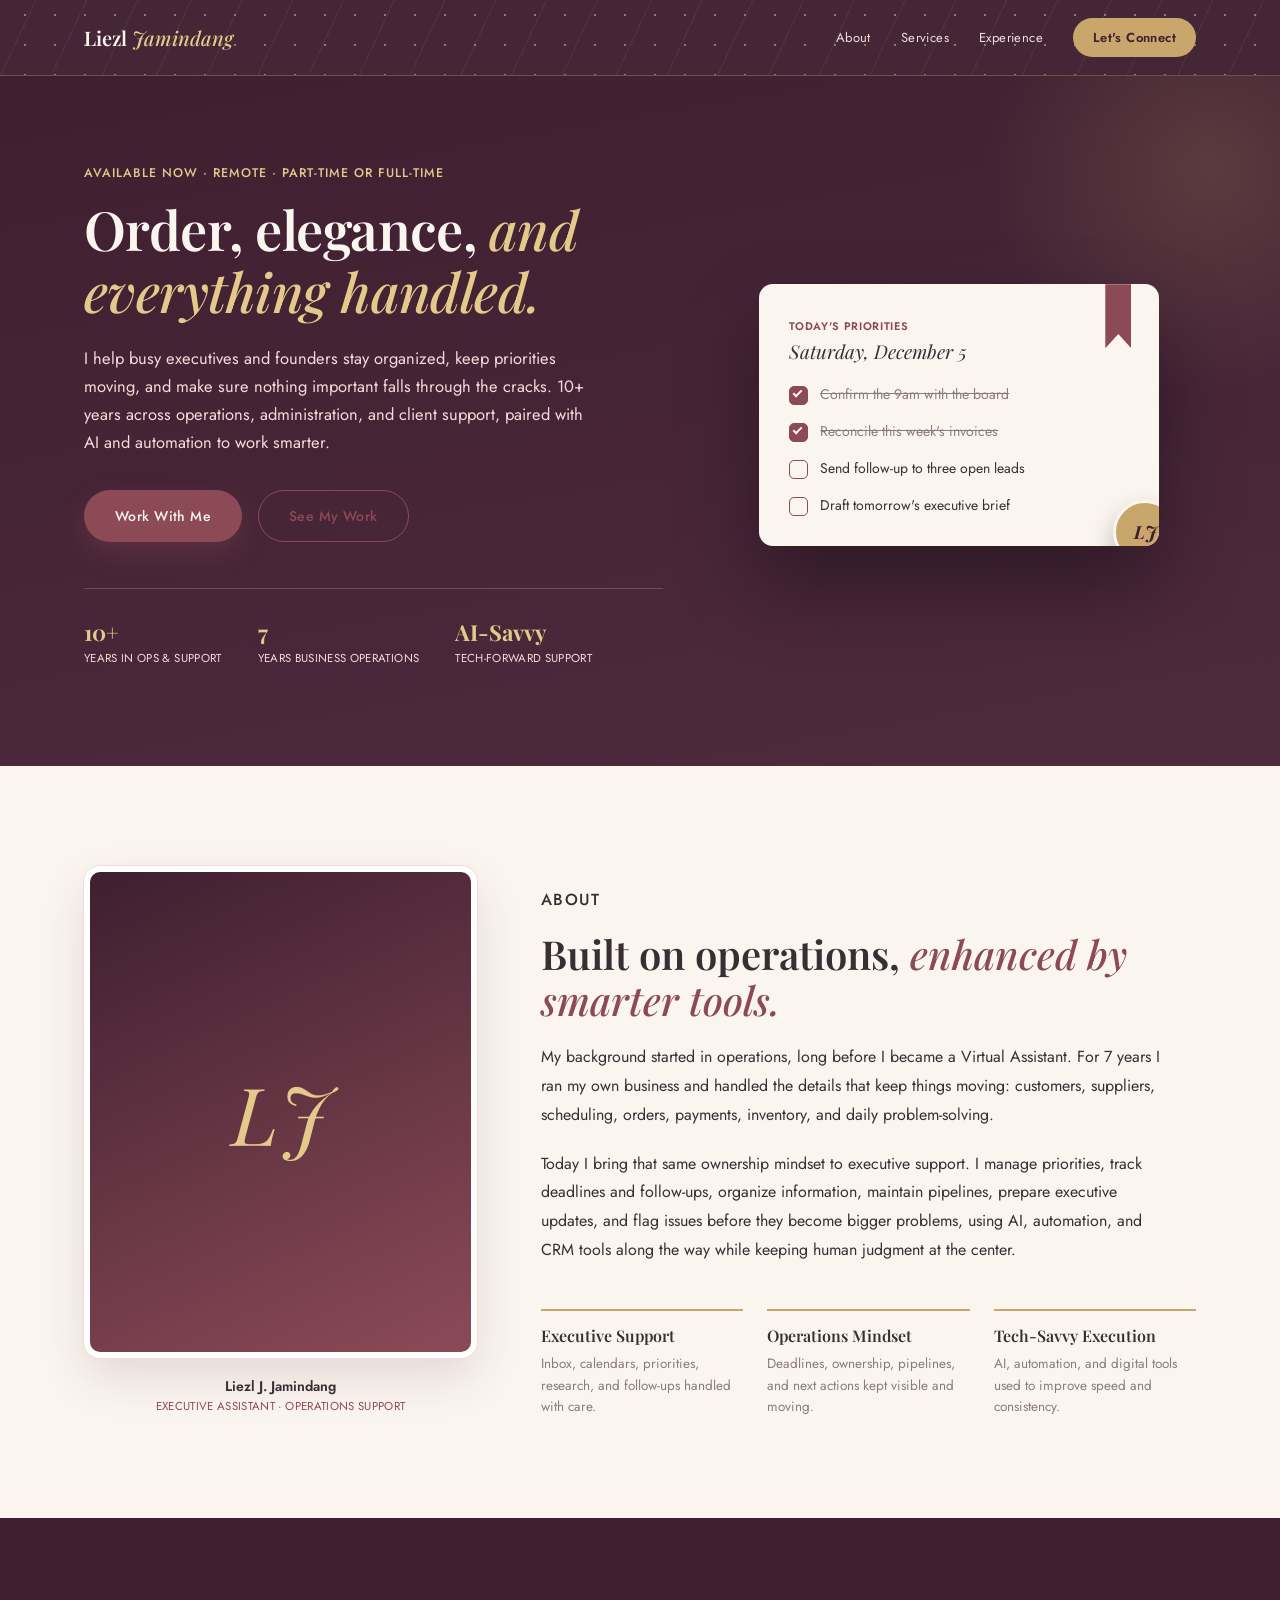
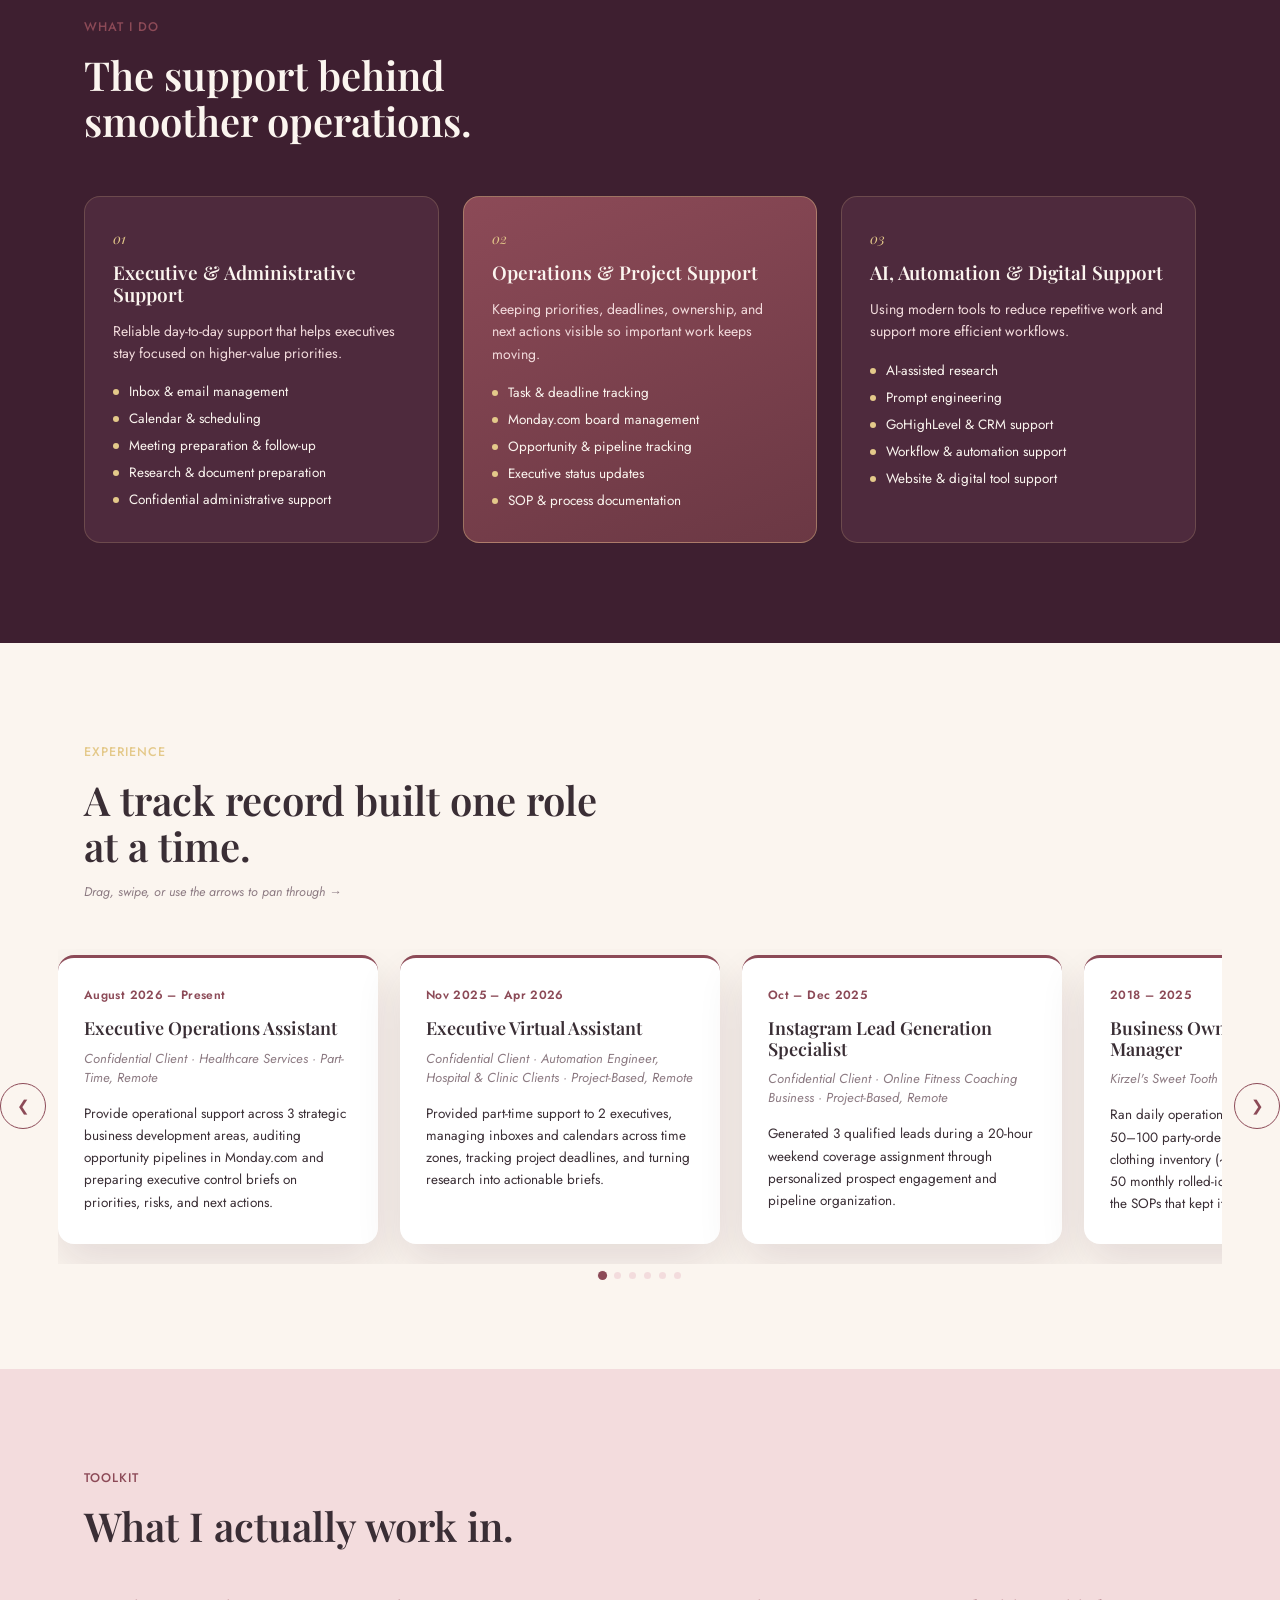
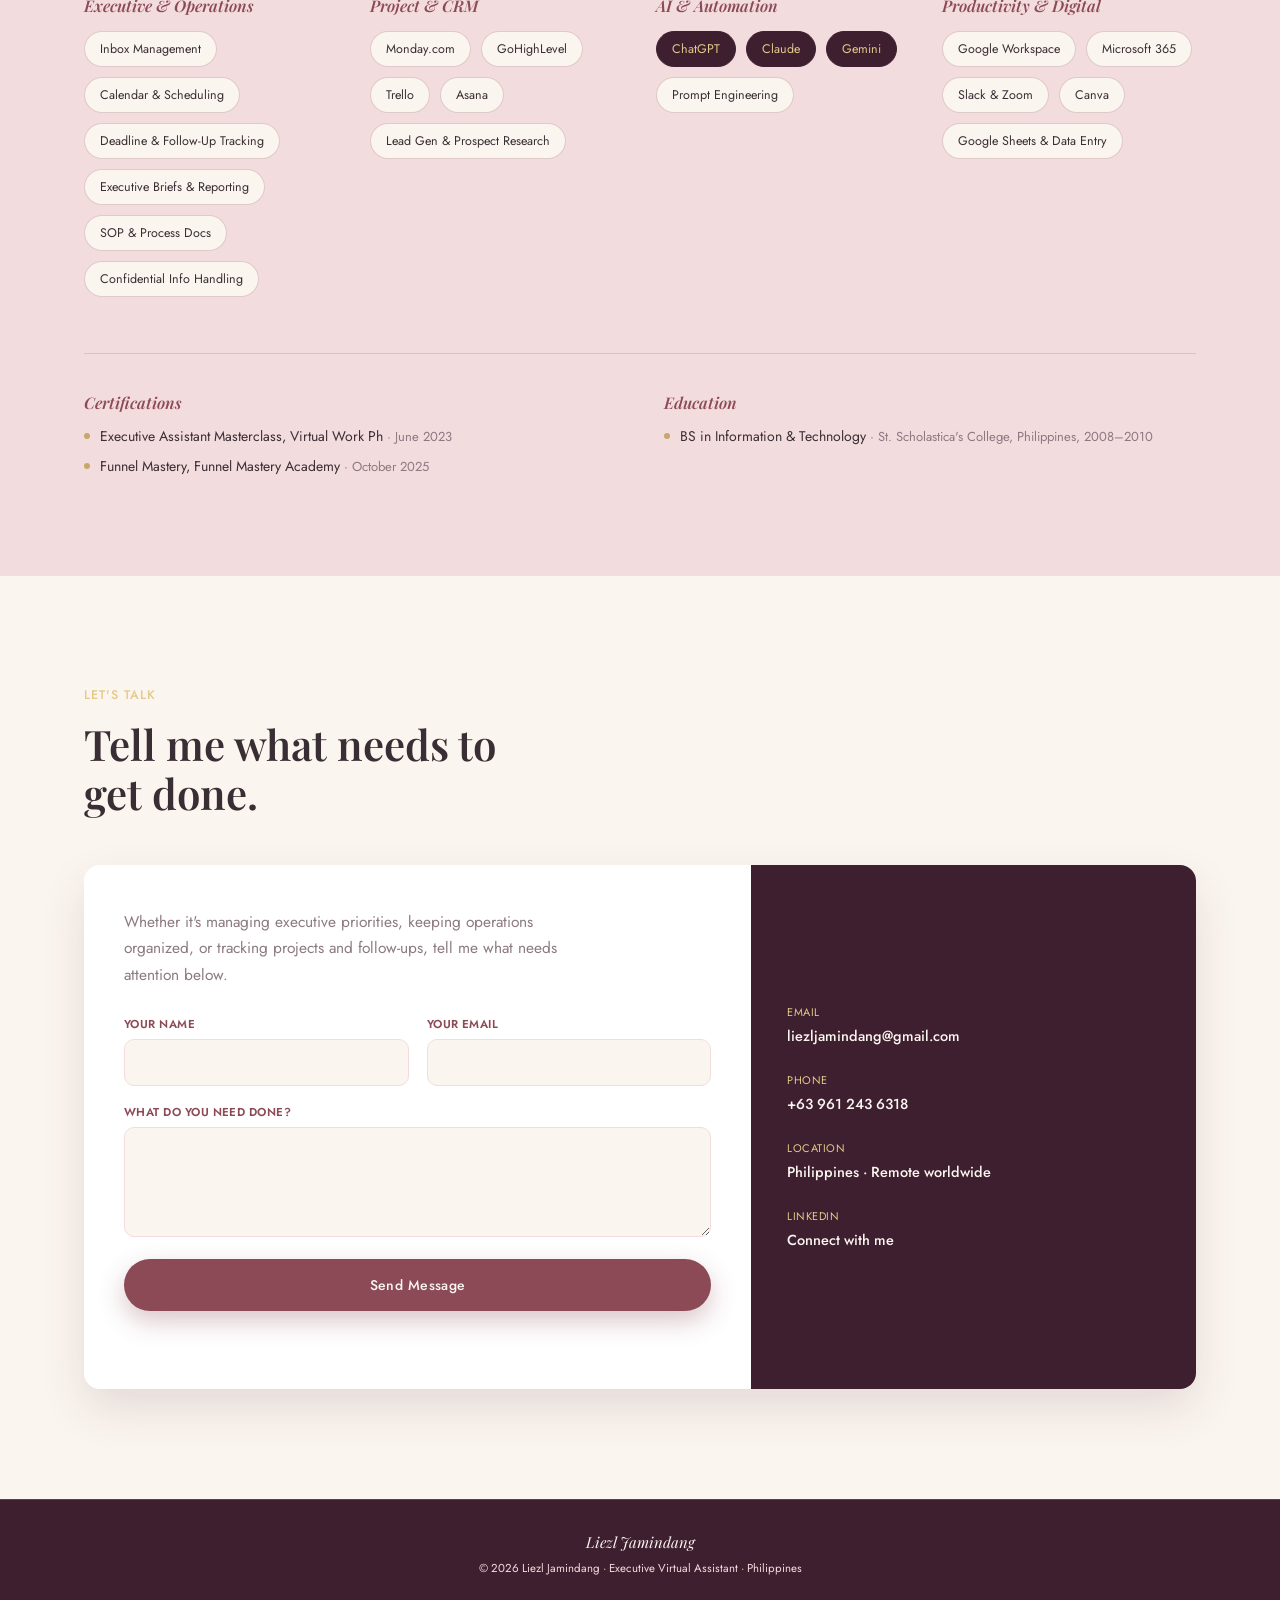
<file: index.html>
<!DOCTYPE html>
<html lang="en">
<head>
<meta charset="UTF-8">
<meta name="viewport" content="width=device-width, initial-scale=1.0">
<title>Liezl Jamindang | Executive Virtual Assistant</title>
<meta name="description" content="Liezl Jamindang, Executive Virtual Assistant with 10+ years across administrative support, business operations, and AI-powered workflows. Remote, available now.">
<link rel="preconnect" href="https://fonts.googleapis.com">
<link rel="preconnect" href="https://fonts.gstatic.com" crossorigin>
<link href="https://fonts.googleapis.com/css2?family=Playfair+Display:ital,wght@0,500;0,600;0,700;1,500;1,600&family=Jost:wght@300;400;500;600&display=swap" rel="stylesheet">
<link rel="stylesheet" href="styles.css">
</head>
<body>

<!-- ============ NAV ============ -->
<header class="site-header">
  <div class="header-pattern" aria-hidden="true"></div>
  <div class="wrap header-inner">
    <a class="brand" href="#top">Liezl <em>Jamindang</em></a>
    <nav class="main-nav" id="mainNav">
      <a href="#about">About</a>
      <a href="#services">Services</a>
      <a href="#experience">Experience</a>
      <a href="#contact" class="nav-cta">Let's Connect</a>
    </nav>
    <button class="nav-toggle" id="navToggle" aria-label="Toggle navigation" aria-expanded="false" aria-controls="mainNav">
      <span></span><span></span><span></span>
    </button>
  </div>
</header>

<!-- ============ HERO ============ -->
<section class="hero" id="top">
  <div class="wrap hero-inner">
    <div class="hero-copy">
      <p class="eyebrow">Available Now &middot; Remote &middot; Part-Time or Full-Time</p>
      <h1>Order, elegance, <span class="accent">and everything handled.</span></h1>
      <p class="hero-sub">I help busy executives and founders stay organized, keep priorities moving, and make sure nothing important falls through the cracks. 10+ years across operations, administration, and client support, paired with AI and automation to work smarter.</p>

      <div class="hero-actions">
        <a href="#contact" class="btn btn-primary">Work With Me</a>
        <a href="#experience" class="btn btn-outline">See My Work</a>
      </div>

      <ul class="hero-stats">
        <li><strong>10+</strong><span>Years in Ops &amp; Support</span></li>
        <li><strong>7</strong><span>Years Business Operations</span></li>
        <li><strong>AI-Savvy</strong><span>Tech-Forward Support</span></li>
      </ul>
    </div>

    <div class="hero-visual">
      <div class="planner-card" aria-hidden="true">
        <div class="planner-ribbon"></div>
        <div class="planner-head">
          <span class="planner-eyebrow">Today's Priorities</span>
          <span class="planner-date" id="plannerDate"></span>
        </div>
        <ul class="planner-list" id="plannerList">
          <li><span class="planner-check"></span><span class="planner-text">Confirm the 9am with the board</span></li>
          <li><span class="planner-check"></span><span class="planner-text">Reconcile this week's invoices</span></li>
          <li><span class="planner-check"></span><span class="planner-text">Send follow-up to three open leads</span></li>
          <li><span class="planner-check"></span><span class="planner-text">Draft tomorrow's executive brief</span></li>
        </ul>
        <div class="planner-seal">LJ</div>
      </div>
    </div>
  </div>
</section>

<!-- ============ ABOUT ============ -->
<section class="about" id="about">
  <div class="wrap about-inner">
    <div class="about-portrait">
      <div class="portrait-frame">
        <span class="portrait-initials">LJ</span>
      </div>
      <p class="portrait-caption">Liezl J. Jamindang<br><span>Executive Assistant &middot; Operations Support</span></p>
    </div>

    <div class="about-copy">
      <p class="eyebrow">About</p>
      <h2>Built on operations, <em>enhanced by smarter tools.</em></h2>
      <p>My background started in operations, long before I became a Virtual Assistant. For 7 years I ran my own business and handled the details that keep things moving: customers, suppliers, scheduling, orders, payments, inventory, and daily problem-solving.</p>
      <p>Today I bring that same ownership mindset to executive support. I manage priorities, track deadlines and follow-ups, organize information, maintain pipelines, prepare executive updates, and flag issues before they become bigger problems, using AI, automation, and CRM tools along the way while keeping human judgment at the center.</p>

      <div class="pillars">
        <div class="pillar">
          <h3>Executive Support</h3>
          <p>Inbox, calendars, priorities, research, and follow-ups handled with care.</p>
        </div>
        <div class="pillar">
          <h3>Operations Mindset</h3>
          <p>Deadlines, ownership, pipelines, and next actions kept visible and moving.</p>
        </div>
        <div class="pillar">
          <h3>Tech-Savvy Execution</h3>
          <p>AI, automation, and digital tools used to improve speed and consistency.</p>
        </div>
      </div>
    </div>
  </div>
</section>

<!-- ============ SERVICES ============ -->
<section class="services" id="services">
  <div class="wrap">
    <p class="eyebrow eyebrow-light">What I Do</p>
    <h2>The support behind smoother operations.</h2>

    <div class="service-grid">
      <article class="service-card">
        <span class="service-index">01</span>
        <h3>Executive &amp; Administrative Support</h3>
        <p>Reliable day-to-day support that helps executives stay focused on higher-value priorities.</p>
        <ul>
          <li>Inbox &amp; email management</li>
          <li>Calendar &amp; scheduling</li>
          <li>Meeting preparation &amp; follow-up</li>
          <li>Research &amp; document preparation</li>
          <li>Confidential administrative support</li>
        </ul>
      </article>

      <article class="service-card service-card-accent">
        <span class="service-index">02</span>
        <h3>Operations &amp; Project Support</h3>
        <p>Keeping priorities, deadlines, ownership, and next actions visible so important work keeps moving.</p>
        <ul>
          <li>Task &amp; deadline tracking</li>
          <li>Monday.com board management</li>
          <li>Opportunity &amp; pipeline tracking</li>
          <li>Executive status updates</li>
          <li>SOP &amp; process documentation</li>
        </ul>
      </article>

      <article class="service-card">
        <span class="service-index">03</span>
        <h3>AI, Automation &amp; Digital Support</h3>
        <p>Using modern tools to reduce repetitive work and support more efficient workflows.</p>
        <ul>
          <li>AI-assisted research</li>
          <li>Prompt engineering</li>
          <li>GoHighLevel &amp; CRM support</li>
          <li>Workflow &amp; automation support</li>
          <li>Website &amp; digital tool support</li>
        </ul>
      </article>
    </div>
  </div>
</section>

<!-- ============ EXPERIENCE (horizontal panning) ============ -->
<section class="experience" id="experience">
  <div class="wrap experience-head">
    <p class="eyebrow">Experience</p>
    <h2>A track record built one role at a time.</h2>
    <p class="experience-hint">Drag, swipe, or use the arrows to pan through &rarr;</p>
  </div>

  <div class="experience-rail-wrap">
    <button class="rail-arrow rail-arrow-prev" id="railPrev" type="button" aria-label="Previous role">&#10094;</button>
    <div class="experience-rail" id="experienceRail">
      <article class="role-card">
        <span class="role-date">August 2026 &ndash; Present</span>
        <h3>Executive Operations Assistant</h3>
        <p class="role-org">Confidential Client &middot; Healthcare Services &middot; Part-Time, Remote</p>
        <p>Provide operational support across 3 strategic business development areas, auditing opportunity pipelines in Monday.com and preparing executive control briefs on priorities, risks, and next actions.</p>
      </article>
      <article class="role-card">
        <span class="role-date">Nov 2025 &ndash; Apr 2026</span>
        <h3>Executive Virtual Assistant</h3>
        <p class="role-org">Confidential Client &middot; Automation Engineer, Hospital &amp; Clinic Clients &middot; Project-Based, Remote</p>
        <p>Provided part-time support to 2 executives, managing inboxes and calendars across time zones, tracking project deadlines, and turning research into actionable briefs.</p>
      </article>
      <article class="role-card">
        <span class="role-date">Oct &ndash; Dec 2025</span>
        <h3>Instagram Lead Generation Specialist</h3>
        <p class="role-org">Confidential Client &middot; Online Fitness Coaching Business &middot; Project-Based, Remote</p>
        <p>Generated 3 qualified leads during a 20-hour weekend coverage assignment through personalized prospect engagement and pipeline organization.</p>
      </article>
      <article class="role-card">
        <span class="role-date">2018 &ndash; 2025</span>
        <h3>Business Owner &amp; Operations Manager</h3>
        <p class="role-org">Kirzel's Sweet Tooth &amp; Prints &middot; Full-Time</p>
        <p>Ran daily operations for 7 years: coordinated 50&ndash;100 party-order events, managed thrift-clothing inventory (~3 bales/month) and 40&ndash;50 monthly rolled-ice-cream orders, and built the SOPs that kept it all consistent.</p>
      </article>
      <article class="role-card">
        <span class="role-date">2016 &ndash; 2018</span>
        <h3>Campaign Manager</h3>
        <p class="role-org">Voiceless Technologies Philippines, Inc. &middot; Full-Time</p>
        <p>Managed operations across 5 simultaneous campaigns supporting about 75 agents total, serving as primary client liaison and tracking KPIs for stakeholder reporting.</p>
      </article>
      <article class="role-card">
        <span class="role-date">2014 &ndash; 2016</span>
        <h3>Quality Assurance Specialist</h3>
        <p class="role-org">Voiceless Technologies Philippines, Inc. &middot; Full-Time</p>
        <p>Audited an average of 30 customer calls per day for quality and compliance, documenting findings and supporting coaching through calibration sessions.</p>
      </article>
    </div>
    <button class="rail-arrow rail-arrow-next" id="railNext" type="button" aria-label="Next role">&#10095;</button>
  </div>

  <div class="rail-dots" id="railDots"></div>
</section>

<!-- ============ TOOLKIT ============ -->
<section class="toolkit">
  <div class="wrap">
    <p class="eyebrow eyebrow-light">Toolkit</p>
    <h2>What I actually work in.</h2>

    <div class="skills-grid">
      <div class="skill-group">
        <h3>Executive &amp; Operations</h3>
        <div class="tag-row">
          <span class="tag">Inbox Management</span>
          <span class="tag">Calendar &amp; Scheduling</span>
          <span class="tag">Deadline &amp; Follow-Up Tracking</span>
          <span class="tag">Executive Briefs &amp; Reporting</span>
          <span class="tag">SOP &amp; Process Docs</span>
          <span class="tag">Confidential Info Handling</span>
        </div>
      </div>
      <div class="skill-group">
        <h3>Project &amp; CRM</h3>
        <div class="tag-row">
          <span class="tag">Monday.com</span>
          <span class="tag">GoHighLevel</span>
          <span class="tag">Trello</span>
          <span class="tag">Asana</span>
          <span class="tag">Lead Gen &amp; Prospect Research</span>
        </div>
      </div>
      <div class="skill-group">
        <h3>AI &amp; Automation</h3>
        <div class="tag-row">
          <span class="tag tag-accent">ChatGPT</span>
          <span class="tag tag-accent">Claude</span>
          <span class="tag tag-accent">Gemini</span>
          <span class="tag">Prompt Engineering</span>
        </div>
      </div>
      <div class="skill-group">
        <h3>Productivity &amp; Digital</h3>
        <div class="tag-row">
          <span class="tag">Google Workspace</span>
          <span class="tag">Microsoft 365</span>
          <span class="tag">Slack &amp; Zoom</span>
          <span class="tag">Canva</span>
          <span class="tag">Google Sheets &amp; Data Entry</span>
        </div>
      </div>
    </div>

    <div class="credentials">
      <div class="credentials-col">
        <h3>Certifications</h3>
        <ul>
          <li>Executive Assistant Masterclass, Virtual Work Ph <span>&middot; June 2023</span></li>
          <li>Funnel Mastery, Funnel Mastery Academy <span>&middot; October 2025</span></li>
        </ul>
      </div>
      <div class="credentials-col">
        <h3>Education</h3>
        <ul>
          <li>BS in Information &amp; Technology <span>&middot; St. Scholastica's College, Philippines, 2008&ndash;2010</span></li>
        </ul>
      </div>
    </div>
  </div>
</section>

<!-- ============ CONTACT ============ -->
<section class="contact" id="contact">
  <div class="wrap">
    <p class="eyebrow">Let's Talk</p>
    <h2>Tell me what needs to get done.</h2>

    <div class="contact-card">
      <div class="contact-card-copy">
        <p>Whether it's managing executive priorities, keeping operations organized, or tracking projects and follow-ups, tell me what needs attention below.</p>

        <form class="contact-form" id="contactForm" novalidate>
          <div class="form-row">
            <label for="cfName">Your name</label>
            <input type="text" id="cfName" name="name" required autocomplete="name">
          </div>
          <div class="form-row">
            <label for="cfEmail">Your email</label>
            <input type="email" id="cfEmail" name="email" required autocomplete="email">
          </div>
          <div class="form-row form-row-full">
            <label for="cfMessage">What do you need done?</label>
            <textarea id="cfMessage" name="message" rows="4" required></textarea>
          </div>
          <button type="submit" class="btn btn-primary form-submit">Send Message</button>
          <p class="form-status" id="formStatus" role="status" aria-live="polite"></p>
        </form>
      </div>

      <div class="contact-card-details">
        <div class="contact-detail">
          <span class="contact-label">Email</span>
          <a href="mailto:liezljamindang@gmail.com">liezljamindang@gmail.com</a>
        </div>
        <div class="contact-detail">
          <span class="contact-label">Phone</span>
          <a href="tel:+639612436318">+63 961 243 6318</a>
        </div>
        <div class="contact-detail">
          <span class="contact-label">Location</span>
          <span>Philippines &middot; Remote worldwide</span>
        </div>
        <div class="contact-detail">
          <span class="contact-label">LinkedIn</span>
          <a href="#" id="linkedinLink">Connect with me</a>
        </div>
      </div>
    </div>
  </div>
</section>

<!-- ============ FOOTER ============ -->
<footer class="site-footer">
  <div class="wrap footer-inner">
    <span class="footer-brand">Liezl Jamindang</span>
    <p class="footer-copy">&copy; <span id="year"></span> Liezl Jamindang &middot; Executive Virtual Assistant &middot; Philippines</p>
  </div>
</footer>

<script src="script.js"></script>
</body>
</html>
</file>
<file: styles.css>
/* ============================================
   Design tokens
   ============================================ */
:root{
  --ivory:#FBF5EF;
  --ivory-2:#F3E9DF;
  --blush:#F3DCDD;
  --rose:#B76E79;
  --rose-deep:#8C4A57;
  --plum:#3E1F30;
  --plum-2:#4E2A3D;
  --gold:#C9A66B;
  --gold-light:#E4C98A;
  --charcoal:#3A2E35;
  --muted:#8C7A82;
  --white:#FFFFFF;

  --font-display:'Playfair Display', serif;
  --font-body:'Jost', sans-serif;

  --radius:16px;
  --wrap:1160px;
  --shadow-card:0 20px 46px rgba(62,31,48,0.12);
}

*,*::before,*::after{ box-sizing:border-box; }
html{ scroll-behavior:smooth; }
body{
  margin:0;
  font-family:var(--font-body);
  color:var(--charcoal);
  background:var(--ivory);
  -webkit-font-smoothing:antialiased;
}
img{ max-width:100%; display:block; }
a{ color:inherit; text-decoration:none; }
ul{ list-style:none; margin:0; padding:0; }
h1,h2,h3{ font-family:var(--font-display); margin:0; line-height:1.15; }
p{ margin:0; }

.wrap{ max-width:var(--wrap); margin:0 auto; padding:0 24px; }

:focus-visible{ outline:3px solid var(--rose); outline-offset:3px; }

@media (prefers-reduced-motion: reduce){
  *{ animation-duration:0.001ms !important; animation-iteration-count:1 !important; transition-duration:0.001ms !important; scroll-behavior:auto !important; }
}

/* ============================================
   Buttons
   ============================================ */
.btn{
  display:inline-flex;
  align-items:center;
  justify-content:center;
  gap:8px;
  font-family:var(--font-body);
  font-weight:500;
  font-size:14px;
  letter-spacing:0.03em;
  padding:15px 30px;
  border-radius:999px;
  border:1.5px solid transparent;
  cursor:pointer;
  transition:transform 0.2s ease, box-shadow 0.2s ease, background 0.2s ease, color 0.2s ease;
}
.btn-primary{
  background:var(--rose-deep);
  color:var(--ivory);
  box-shadow:0 10px 26px rgba(140,74,87,0.32);
}
.btn-primary:hover{ transform:translateY(-2px); box-shadow:0 16px 32px rgba(140,74,87,0.4); background:var(--plum); }
.btn-outline{
  background:transparent;
  border-color:var(--rose-deep);
  color:var(--rose-deep);
}
.btn-outline:hover{ background:var(--rose-deep); color:var(--ivory); }

/* ============================================
   Header
   ============================================ */
.site-header{
  position:sticky; top:0; z-index:50;
  background:rgba(62,31,48,0.97);
  border-bottom:1px solid rgba(228,201,138,0.25);
  overflow:hidden;
}
.header-pattern{
  position:absolute;
  top:0; left:-25%;
  width:150%; height:100%;
  background-image:
    radial-gradient(circle, rgba(228,201,138,0.5) 1px, transparent 1px),
    repeating-linear-gradient(115deg, rgba(228,201,138,0.08) 0px, rgba(228,201,138,0.08) 1px, transparent 1px, transparent 46px);
  background-size:30px 30px, 460px 100%;
  animation:headerPan 26s linear infinite;
  pointer-events:none;
}
@keyframes headerPan{
  from{ transform:translate3d(0,0,0); }
  to{ transform:translate3d(-120px,0,0); }
}
.header-inner{
  position:relative; z-index:1;
  display:flex; align-items:center; justify-content:space-between;
  padding-top:18px; padding-bottom:18px;
}
.brand{
  font-family:var(--font-display);
  font-size:20px;
  font-weight:600;
  color:var(--ivory);
}
.brand em{ font-style:italic; color:var(--gold-light); font-weight:500; }

.main-nav{ display:flex; align-items:center; gap:30px; }
.main-nav a{
  font-family:var(--font-body);
  font-size:13px;
  letter-spacing:0.03em;
  color:var(--blush);
  transition:color 0.15s ease;
}
.main-nav a:hover{ color:var(--gold-light); }
.main-nav a.nav-cta{
  background:var(--gold);
  color:var(--plum);
  padding:10px 20px;
  border-radius:999px;
  font-weight:600;
}
.main-nav a.nav-cta:hover{ background:var(--gold-light); }

.nav-toggle{
  display:none;
  flex-direction:column;
  gap:5px;
  background:none;
  border:none;
  cursor:pointer;
  padding:8px;
}
.nav-toggle span{ width:24px; height:2px; background:var(--ivory); display:block; transition:transform 0.25s ease, opacity 0.25s ease; }
.nav-toggle.is-active span:nth-child(1){ transform:translateY(7px) rotate(45deg); }
.nav-toggle.is-active span:nth-child(2){ opacity:0; }
.nav-toggle.is-active span:nth-child(3){ transform:translateY(-7px) rotate(-45deg); }

/* ============================================
   Hero
   ============================================ */
.hero{
  background:linear-gradient(170deg, var(--plum) 0%, var(--plum-2) 100%);
  color:var(--ivory);
  padding:88px 0 100px;
  position:relative;
  overflow:hidden;
}
.hero::before{
  content:'';
  position:absolute;
  top:-140px; right:-160px;
  width:460px; height:460px;
  border-radius:50%;
  background:radial-gradient(circle, rgba(201,166,107,0.18) 0%, transparent 70%);
  pointer-events:none;
}
.hero-inner{
  position:relative; z-index:1;
  display:grid;
  grid-template-columns:1.1fr 0.9fr;
  gap:60px;
  align-items:center;
}

.eyebrow{
  font-family:var(--font-body);
  font-size:12.5px;
  letter-spacing:0.08em;
  text-transform:uppercase;
  color:var(--gold-light);
  margin:0 0 16px;
  font-weight:500;
}
.eyebrow-light{ color:var(--rose-deep); }

.hero h1{
  font-size:clamp(34px, 4.6vw, 54px);
  font-weight:600;
  color:var(--ivory);
  letter-spacing:-0.01em;
}
.hero h1 .accent{ font-style:italic; font-weight:500; color:var(--gold-light); }

.hero-sub{
  margin-top:22px;
  font-size:16.5px;
  line-height:1.7;
  color:var(--blush);
  max-width:50ch;
}
.hero-actions{ display:flex; gap:16px; margin-top:34px; flex-wrap:wrap; }

.hero-stats{
  display:flex; gap:36px;
  margin-top:46px;
  padding-top:28px;
  border-top:1px solid rgba(228,201,138,0.25);
}
.hero-stats li{ display:flex; flex-direction:column; gap:3px; }
.hero-stats strong{ font-family:var(--font-display); font-size:22px; color:var(--gold-light); }
.hero-stats span{ font-family:var(--font-body); font-size:11.5px; color:var(--blush); text-transform:uppercase; letter-spacing:0.03em; }

/* Planner signature card */
.hero-visual{ justify-self:center; width:100%; max-width:400px; }
.planner-card{
  position:relative;
  background:var(--ivory);
  color:var(--charcoal);
  border-radius:14px;
  padding:34px 30px 30px;
  box-shadow:0 40px 80px rgba(0,0,0,0.35);
  overflow:hidden;
}
.planner-ribbon{
  position:absolute;
  top:0; right:28px;
  width:26px; height:64px;
  background:var(--rose-deep);
  clip-path:polygon(0 0, 100% 0, 100% 100%, 50% 78%, 0 100%);
}
.planner-head{ display:flex; flex-direction:column; gap:4px; margin-bottom:20px; }
.planner-eyebrow{
  font-family:var(--font-body);
  font-size:11px;
  letter-spacing:0.06em;
  text-transform:uppercase;
  color:var(--rose-deep);
  font-weight:600;
}
.planner-date{ font-family:var(--font-display); font-size:19px; font-style:italic; color:var(--charcoal); }

.planner-list{ display:flex; flex-direction:column; gap:16px; }
.planner-list li{ display:flex; align-items:flex-start; gap:12px; }
.planner-check{
  flex-shrink:0;
  width:19px; height:19px;
  border-radius:5px;
  border:1.5px solid var(--rose-deep);
  margin-top:2px;
  position:relative;
  transition:background 0.3s ease, border-color 0.3s ease;
}
.planner-check::after{
  content:'';
  position:absolute; left:5px; top:1px;
  width:5px; height:9px;
  border:solid var(--ivory);
  border-width:0 2px 2px 0;
  transform:rotate(45deg);
  opacity:0;
  transition:opacity 0.2s ease;
}
.planner-list li.is-done .planner-check{ background:var(--rose-deep); }
.planner-list li.is-done .planner-check::after{ opacity:1; }
.planner-list li.is-done .planner-text{ color:var(--muted); text-decoration:line-through; text-decoration-color:var(--muted); }
.planner-text{ font-size:14px; line-height:1.5; color:var(--charcoal); transition:color 0.3s ease; }

.planner-seal{
  position:absolute;
  bottom:-18px; right:-18px;
  width:64px; height:64px;
  border-radius:50%;
  background:var(--gold);
  color:var(--plum);
  font-family:var(--font-display);
  font-weight:700;
  font-size:18px;
  font-style:italic;
  display:flex;
  align-items:center;
  justify-content:center;
  box-shadow:0 12px 24px rgba(0,0,0,0.25);
  border:3px solid var(--ivory);
}

/* ============================================
   About
   ============================================ */
.about{ padding:100px 0; background:var(--ivory); }
.about-inner{
  display:grid;
  grid-template-columns:0.75fr 1.25fr;
  gap:64px;
  align-items:start;
}
.about-portrait{ position:sticky; top:110px; }
.portrait-frame{
  width:100%;
  aspect-ratio:4/5;
  border-radius:var(--radius);
  background:linear-gradient(155deg, var(--plum) 0%, var(--rose-deep) 100%);
  display:flex;
  align-items:center;
  justify-content:center;
  box-shadow:var(--shadow-card);
  border:6px solid var(--white);
  outline:1px solid var(--blush);
}
.portrait-initials{
  font-family:var(--font-display);
  font-style:italic;
  font-size:80px;
  color:var(--gold-light);
}
.portrait-caption{
  margin-top:18px;
  font-size:14px;
  font-weight:600;
  text-align:center;
}
.portrait-caption span{
  display:block;
  margin-top:2px;
  font-family:var(--font-body);
  font-size:11.5px;
  font-weight:400;
  color:var(--rose-deep);
  text-transform:uppercase;
  letter-spacing:0.03em;
}

.about-copy h2{
  font-size:clamp(28px, 3.4vw, 40px);
  font-weight:600;
}
.about-copy h2 em{ font-style:italic; color:var(--rose-deep); font-weight:500; }
.about-copy p{
  margin-top:20px;
  font-size:16px;
  line-height:1.8;
  color:var(--charcoal);
  max-width:62ch;
}

.pillars{
  margin-top:44px;
  display:grid;
  grid-template-columns:repeat(3, 1fr);
  gap:24px;
}
.pillar{
  border-top:2px solid var(--gold);
  padding-top:16px;
}
.pillar h3{ font-size:16px; font-weight:600; margin-bottom:8px; }
.pillar p{ font-size:13.5px; line-height:1.6; color:var(--muted); margin:0; }

/* ============================================
   Services
   ============================================ */
.services{ padding:100px 0; background:var(--plum); color:var(--ivory); }
.services h2{ font-size:clamp(28px, 3.4vw, 40px); font-weight:600; margin-top:8px; max-width:20ch; color:var(--ivory); }

.service-grid{
  display:grid;
  grid-template-columns:repeat(3, 1fr);
  gap:24px;
  margin-top:52px;
}
.service-card{
  background:var(--plum-2);
  border:1px solid rgba(228,201,138,0.2);
  border-radius:var(--radius);
  padding:32px 28px;
  display:flex;
  flex-direction:column;
  gap:14px;
  transition:transform 0.2s ease, border-color 0.2s ease;
}
.service-card:hover{ transform:translateY(-6px); border-color:rgba(228,201,138,0.5); }
.service-card-accent{
  background:linear-gradient(160deg, var(--rose-deep) 0%, #6b3844 100%);
  border-color:rgba(228,201,138,0.4);
}
.service-index{
  font-family:var(--font-display);
  font-style:italic;
  font-size:14px;
  color:var(--gold-light);
}
.service-card h3{ font-size:19px; font-weight:600; }
.service-card > p{ font-size:14px; line-height:1.6; color:var(--blush); }
.service-card ul{ display:flex; flex-direction:column; gap:8px; margin-top:4px; }
.service-card li{
  font-size:13.5px; color:var(--ivory);
  padding-left:16px; position:relative;
}
.service-card li::before{
  content:''; position:absolute; left:0; top:7px;
  width:6px; height:6px; border-radius:50%;
  background:var(--gold-light);
}

/* ============================================
   Experience — horizontal panning rail
   ============================================ */
.experience{ padding:100px 0 90px; background:var(--ivory); }
.experience-head h2{ font-size:clamp(28px, 3.4vw, 40px); font-weight:600; margin-top:8px; max-width:22ch; }
.experience-hint{
  margin-top:14px;
  font-size:12.5px;
  font-style:italic;
  color:var(--muted);
}

.experience-rail-wrap{
  position:relative;
  margin-top:48px;
  display:flex;
  align-items:center;
  gap:12px;
}
.experience-rail{
  display:flex;
  gap:22px;
  overflow-x:auto;
  scroll-snap-type:x mandatory;
  -webkit-overflow-scrolling:touch;
  scrollbar-width:none;
  padding:6px 4px 20px;
  cursor:grab;
}
.experience-rail::-webkit-scrollbar{ display:none; }
.experience-rail.is-dragging{ cursor:grabbing; scroll-snap-type:none; }

.role-card{
  flex:0 0 320px;
  scroll-snap-align:start;
  background:var(--white);
  border-radius:var(--radius);
  box-shadow:var(--shadow-card);
  padding:28px 26px;
  display:flex;
  flex-direction:column;
  gap:10px;
  border-top:3px solid var(--rose-deep);
}
.role-date{
  font-family:var(--font-body);
  font-size:12px;
  font-weight:600;
  letter-spacing:0.03em;
  color:var(--rose-deep);
}
.role-card h3{ font-size:18px; font-weight:600; margin-top:4px; }
.role-org{ font-size:13px; color:var(--muted); font-style:italic; }
.role-card > p:last-child{ font-size:13.5px; line-height:1.65; color:var(--charcoal); margin-top:6px; }

.rail-arrow{
  flex-shrink:0;
  width:46px; height:46px;
  border-radius:50%;
  border:1.5px solid var(--rose-deep);
  background:var(--ivory);
  color:var(--rose-deep);
  font-size:15px;
  cursor:pointer;
  display:flex;
  align-items:center;
  justify-content:center;
  transition:background 0.2s ease, color 0.2s ease, transform 0.15s ease;
}
.rail-arrow:hover{ background:var(--rose-deep); color:var(--ivory); }
.rail-arrow:active{ transform:scale(0.92); }

.rail-dots{
  display:flex;
  justify-content:center;
  gap:8px;
  margin-top:8px;
}
.rail-dot{
  width:7px; height:7px;
  border-radius:50%;
  background:var(--blush);
  border:none;
  padding:0;
  cursor:pointer;
  transition:background 0.2s ease, transform 0.2s ease;
}
.rail-dot.is-active{ background:var(--rose-deep); transform:scale(1.3); }

/* ============================================
   Toolkit
   ============================================ */
.toolkit{ padding:100px 0; background:var(--blush); }
.toolkit h2{ font-size:clamp(28px, 3.4vw, 40px); font-weight:600; margin-top:8px; max-width:20ch; }

.skills-grid{
  margin-top:48px;
  display:grid;
  grid-template-columns:repeat(4, 1fr);
  gap:32px;
}
.skill-group h3{
  font-family:var(--font-display);
  font-style:italic;
  font-size:16px;
  color:var(--rose-deep);
  margin-bottom:16px;
  font-weight:600;
}
.tag-row{ display:flex; flex-wrap:wrap; gap:10px; }
.tag{
  font-family:var(--font-body);
  font-size:12.5px;
  padding:8px 15px;
  border-radius:999px;
  background:var(--ivory);
  border:1px solid rgba(140,74,87,0.25);
  color:var(--charcoal);
}
.tag-accent{
  background:var(--plum);
  color:var(--gold-light);
  border-color:var(--plum);
}

.credentials{
  margin-top:56px;
  padding-top:40px;
  border-top:1px solid rgba(140,74,87,0.2);
  display:grid;
  grid-template-columns:repeat(2, 1fr);
  gap:36px 48px;
}
.credentials-col h3{
  font-family:var(--font-display);
  font-style:italic;
  font-size:16px;
  color:var(--rose-deep);
  margin-bottom:14px;
  font-weight:600;
}
.credentials-col ul{ display:flex; flex-direction:column; gap:10px; }
.credentials-col li{
  font-size:14px;
  color:var(--charcoal);
  padding-left:16px;
  position:relative;
}
.credentials-col li::before{
  content:''; position:absolute; left:0; top:7px;
  width:6px; height:6px; border-radius:50%;
  background:var(--gold);
}
.credentials-col li span{ color:var(--muted); font-size:13px; }

/* ============================================
   Contact
   ============================================ */
.contact{ padding:110px 0; background:var(--ivory); }
.contact h2{ font-size:clamp(28px, 3.6vw, 42px); font-weight:600; margin-top:8px; max-width:16ch; }

.contact-card{
  margin-top:48px;
  background:var(--white);
  border-radius:var(--radius);
  box-shadow:var(--shadow-card);
  overflow:hidden;
  display:grid;
  grid-template-columns:1.2fr 0.8fr;
}
.contact-card-copy{ padding:44px 40px; }
.contact-card-copy > p{ font-size:15.5px; line-height:1.7; color:var(--muted); max-width:50ch; margin-bottom:28px; }

.contact-form{ display:grid; grid-template-columns:1fr 1fr; gap:18px; }
.form-row{ display:flex; flex-direction:column; gap:7px; }
.form-row-full{ grid-column:1 / -1; }
.form-row label{
  font-family:var(--font-body);
  font-size:11.5px;
  text-transform:uppercase;
  letter-spacing:0.04em;
  color:var(--rose-deep);
  font-weight:600;
}
.form-row input,
.form-row textarea{
  font-family:var(--font-body);
  font-size:14.5px;
  padding:12px 14px;
  border:1.5px solid var(--blush);
  border-radius:10px;
  background:var(--ivory);
  color:var(--charcoal);
  transition:border-color 0.15s ease;
}
.form-row input:focus,
.form-row textarea:focus{ border-color:var(--rose-deep); outline:none; }
.form-row textarea{ resize:vertical; }
.form-submit{ grid-column:1 / -1; margin-top:4px; }
.form-status{
  grid-column:1 / -1;
  font-size:12.5px;
  min-height:16px;
  color:var(--rose-deep);
}
.form-status.is-error{ color:#a5333a; }

.contact-card-details{
  background:var(--plum);
  color:var(--ivory);
  padding:44px 36px;
  display:flex;
  flex-direction:column;
  gap:26px;
  justify-content:center;
}
.contact-detail{ display:flex; flex-direction:column; gap:5px; }
.contact-detail a:hover{ color:var(--gold-light); }
.contact-label{
  font-family:var(--font-body);
  font-size:11px;
  text-transform:uppercase;
  letter-spacing:0.05em;
  color:var(--gold-light);
}
.contact-detail > a,
.contact-detail > span:last-child{ font-size:14.5px; font-weight:500; }

/* ============================================
   Footer
   ============================================ */
.site-footer{ background:var(--plum); border-top:1px solid rgba(228,201,138,0.2); padding:32px 0; }
.footer-inner{ display:flex; flex-direction:column; align-items:center; gap:8px; text-align:center; }
.footer-brand{ font-family:var(--font-display); font-style:italic; color:var(--ivory); font-size:15px; }
.footer-copy{ font-family:var(--font-body); font-size:11.5px; color:var(--blush); }

/* ============================================
   Motion — scroll reveal (soft fade + rise only)
   ============================================ */
.reveal{ opacity:0; transform:translateY(22px); transition:opacity 0.6s ease, transform 0.6s ease; }
.reveal.is-revealed{ opacity:1; transform:translateY(0); }

/* ============================================
   Responsive
   ============================================ */
@media (max-width: 980px){
  .hero-inner{ grid-template-columns:1fr; }
  .hero-visual{ justify-self:start; max-width:340px; }
  .about-inner{ grid-template-columns:1fr; }
  .about-portrait{ position:static; max-width:260px; }
  .pillars{ grid-template-columns:1fr; }
  .service-grid{ grid-template-columns:1fr; }
  .skills-grid{ grid-template-columns:1fr 1fr; }
  .credentials{ grid-template-columns:1fr; }
  .contact-card{ grid-template-columns:1fr; }
  .role-card{ flex-basis:280px; }
}

@media (max-width: 720px){
  .main-nav{
    position:absolute; top:100%; left:0; right:0;
    background:var(--plum);
    flex-direction:column;
    align-items:flex-start;
    gap:0;
    max-height:0;
    overflow:hidden;
    transition:max-height 0.25s ease;
    border-bottom:1px solid rgba(228,201,138,0.2);
  }
  .main-nav.is-open{ max-height:320px; }
  .main-nav a{ padding:16px 24px; width:100%; }
  .main-nav a.nav-cta{ margin:12px 24px; width:calc(100% - 48px); text-align:center; }
  .nav-toggle{ display:flex; }

  .hero-stats{ flex-wrap:wrap; gap:22px; }
  .skills-grid{ grid-template-columns:1fr; }
  .contact-form{ grid-template-columns:1fr; }
  .rail-arrow{ width:38px; height:38px; font-size:12px; }
}

/* ============================================
   Font size proportion refinements (desktop vs mobile)
   ============================================ */
@media (min-width: 1400px){
  html{ font-size:17px; }
}
@media (max-width: 480px){
  .hero h1{ font-size:30px; }
  .hero-sub{ font-size:15px; }
  .about-copy h2,
  .services h2,
  .experience-head h2,
  .toolkit h2,
  .contact h2{ font-size:26px; }
  .planner-card{ padding:26px 22px 22px; }
}
</file>
